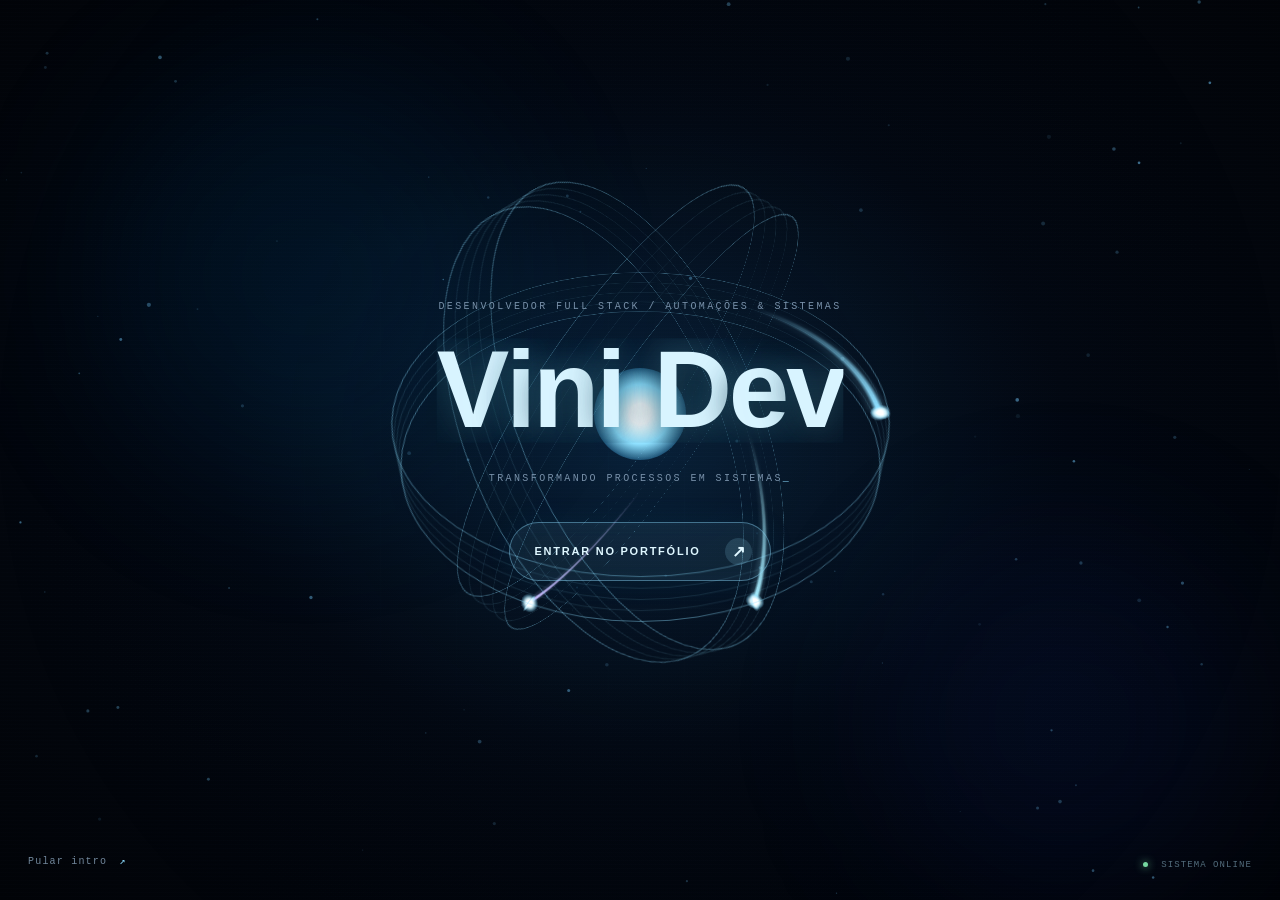
<file: index.html>
<!DOCTYPE html>
<html lang="pt-br">

<head>
  <meta charset="UTF-8">
  <meta name="viewport" content="width=device-width, initial-scale=1.0">

  <title>Vinicius Macedo | Desenvolvedor Full Stack</title>
  <meta name="description" content="Introdução interativa ao portfólio de Vinicius Macedo.">

  <link rel="stylesheet" href="assets/intro.css">
</head>

<body>

  <main class="intro-shell" id="introShell" aria-label="Introdução do portfólio">

    <div class="ambient ambient-one" aria-hidden="true"></div>
    <div class="ambient ambient-two" aria-hidden="true"></div>
    <canvas id="particleField" class="particle-field" aria-hidden="true"></canvas>
    <div class="scanlines" aria-hidden="true"></div>

    <!--
      Átomo 3D (CSS 3D real: perspective + translateZ + rotateX/Y/Z).
      Hierarquia (cada nível tem UMA responsabilidade de movimento):
        atom-stage  -> câmera (perspective) + fade/blur de entrada
        atom-dolly  -> translateZ: o átomo vem "de longe" até a tela
        atom-drift  -> translateX/Y: o caminho até o centro
        atom-tumble -> rotateX/Y/Z: o giro rápido que vai desacelerando
        atom-idle   -> giro lento contínuo depois que chegou
        ring        -> cada órbita é um plano 3D com sua própria inclinação
    -->
    <div class="atom-veil" id="atomWrap" aria-hidden="true">
    <div class="atom-stage">
      <div class="atom-dolly">
        <div class="atom-drift">

          <div class="atom-tumble">
            <div class="atom-idle">

              <!--
                GIRO EXTRA (a "volta a mais"): depois que o átomo já chegou
                ao centro (a partir de --loop-delay), os anéis dão um giro
                rápido de 360° em Y — é o MESMO tipo de giro que o atom-idle
                já faz devagar sem parar; aqui só aceleramos um giro completo
                de propósito. É esse giro que faz um dos anéis passar na
                frente do núcleo/nome, do jeito que já acontece naturalmente
                (e você circulou na imagem). O núcleo fica de fora (embaixo),
                então não gira e continua sempre "olhando" pra câmera.
              -->
              <div class="atom-final-spin">

                <!-- órbita 1 -->
                <div class="ring ring-1">
                  <i class="ring-layer is-edge" style="--k:-2"></i>
                  <i class="ring-layer" style="--k:-1"></i>
                  <i class="ring-layer" style="--k:0"></i>
                  <i class="ring-layer" style="--k:1"></i>
                  <i class="ring-layer is-edge" style="--k:2"></i>
                  <i class="ring-trail"></i>
                  <div class="electron-arm">
                    <i class="electron"></i>
                    <i class="electron electron-cross"></i>
                  </div>
                </div>
                <!-- órbita 2 -->
                <div class="ring ring-2">
                  <i class="ring-layer is-edge" style="--k:-2"></i>
                  <i class="ring-layer" style="--k:-1"></i>
                  <i class="ring-layer" style="--k:0"></i>
                  <i class="ring-layer" style="--k:1"></i>
                  <i class="ring-layer is-edge" style="--k:2"></i>
                  <i class="ring-trail"></i>
                  <div class="electron-arm">
                    <i class="electron"></i>
                    <i class="electron electron-cross"></i>
                  </div>
                </div>
                <!-- órbita 3 -->
                <div class="ring ring-3">
                  <i class="ring-layer is-edge" style="--k:-2"></i>
                  <i class="ring-layer" style="--k:-1"></i>
                  <i class="ring-layer" style="--k:0"></i>
                  <i class="ring-layer" style="--k:1"></i>
                  <i class="ring-layer is-edge" style="--k:2"></i>
                  <i class="ring-trail"></i>
                  <div class="electron-arm">
                    <i class="electron"></i>
                    <i class="electron electron-cross"></i>
                  </div>
                </div>

              </div>
            </div>
          </div>

          <!-- núcleo: fica fora do tumble pra sempre "olhar" pra câmera (brilho esférico) -->
          <div class="nucleus"></div>

        </div>
      </div>
    </div>
    </div>

    <section class="intro-content">

      <p class="eyebrow">DESENVOLVEDOR FULL STACK / AUTOMAÇÕES &amp; SISTEMAS</p>

      <div class="logo-stage" id="logoStage" aria-label="Vinicius Macedo">
        <!-- letras inseridas via JS -->
        <span class="logo-shine" aria-hidden="true"></span>
      </div>

      <p class="intro-caption">TRANSFORMANDO PROCESSOS EM SISTEMAS<span>_</span></p>

      <a class="portfolio-button" id="enterPortfolio" href="portfolio.html" aria-label="Entrar no portfólio">
        <span>ENTRAR NO PORTFÓLIO</span>
        <span class="button-arrow" aria-hidden="true">↗</span>
      </a>

    </section>

    <button class="skip-button" id="skipButton" type="button">Pular intro <span aria-hidden="true">↗</span></button>

    <div class="intro-status"><span></span> SISTEMA ONLINE</div>

  </main>

  <script src="assets/intro.js"></script>

</body>

</html>
</file>
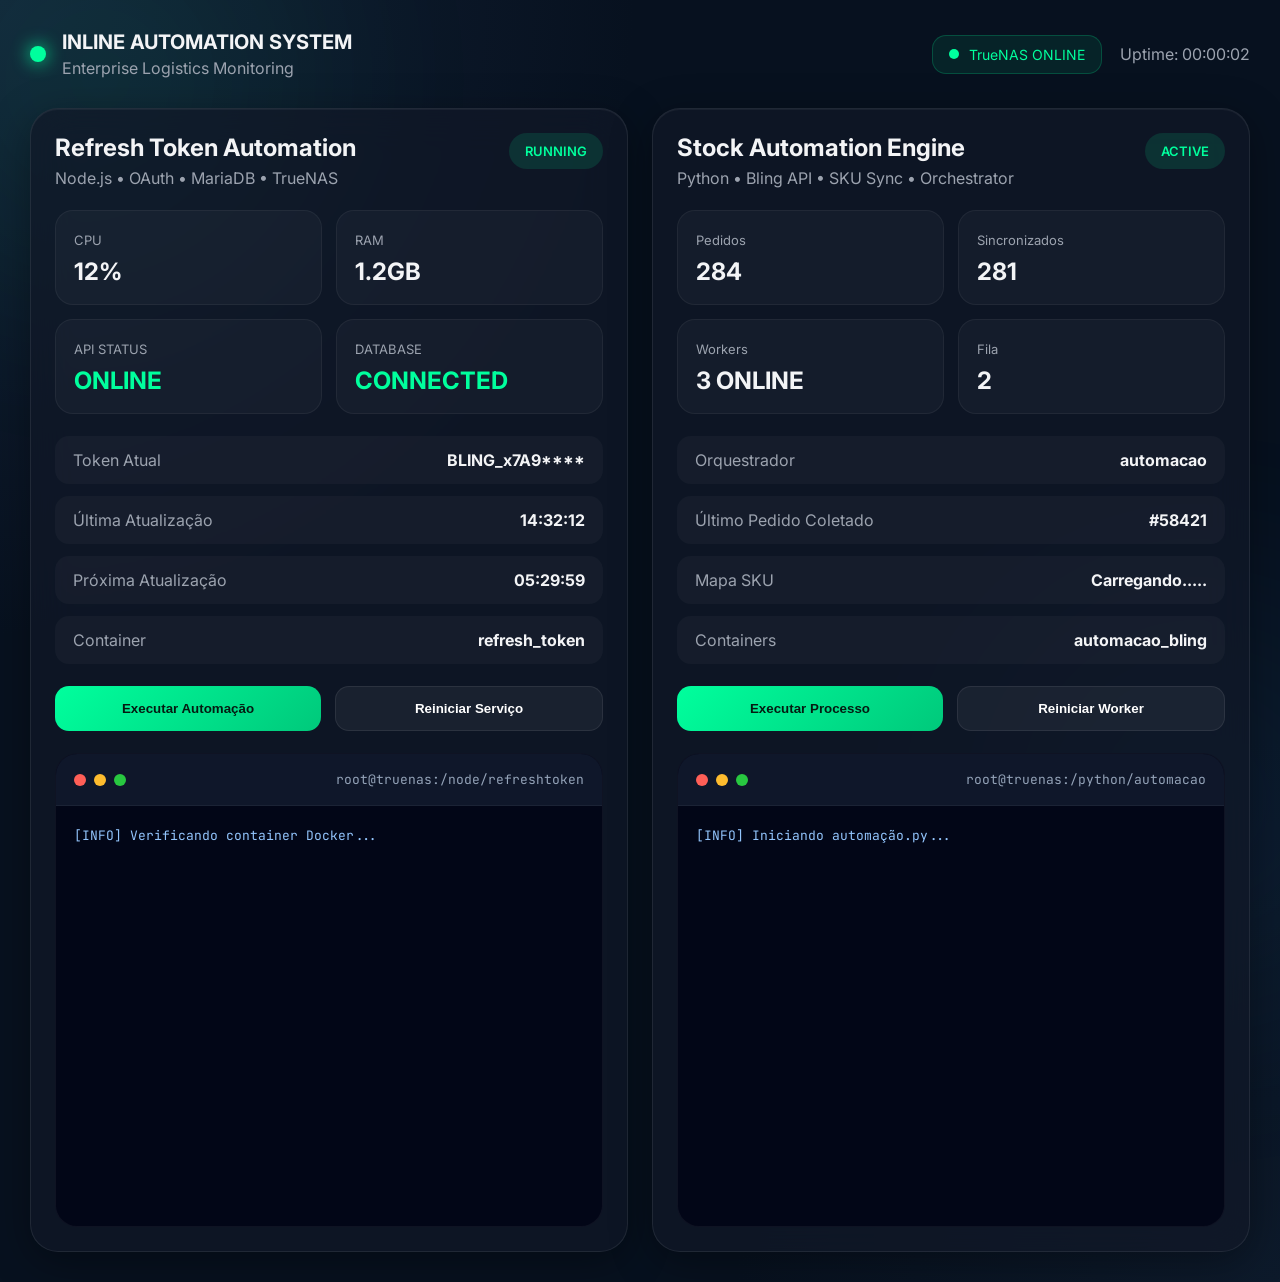
<file: Projeto/Bling/index.html>
<!-- index.html -->
<!DOCTYPE html>
<html lang="pt-BR">
<head>
  <meta charset="UTF-8" />
  <meta name="viewport" content="width=device-width, initial-scale=1.0" />
  <title>Inline Systems • Bling Automation</title>

  <link rel="stylesheet" href="style.css" />

  <link rel="preconnect" href="https://fonts.googleapis.com">
  <link href="https://fonts.googleapis.com/css2?family=Inter:wght@300;400;500;600;700&family=JetBrains+Mono:wght@400;500;700&display=swap" rel="stylesheet">
</head>
<body>

<div class="background-glow glow-1"></div>
<div class="background-glow glow-2"></div>

<header class="topbar">
  <div class="logo-area">
    <div class="logo-dot"></div>

    <div>
      <h1>INLINE AUTOMATION SYSTEM</h1>
      <p>Enterprise Logistics Monitoring</p>
    </div>
  </div>

  <div class="topbar-right">
    <div class="server-status online">
      <span class="pulse"></span>
      TrueNAS ONLINE
    </div>

    <div class="uptime">
      Uptime:
      <span id="uptime">00:00:00</span>
    </div>
  </div>
</header>

<main class="dashboard">

  <!-- LEFT -->
  <section class="panel">

    <div class="panel-header">
      <div>
        <h2>Refresh Token Automation</h2>
        <p>Node.js • OAuth • MariaDB • TrueNAS</p>
      </div>

      <div class="status-pill success">
        RUNNING
      </div>
    </div>

    <div class="stats-grid">

      <div class="stat-card">
        <span>CPU</span>
        <strong id="cpu-usage">12%</strong>
      </div>

      <div class="stat-card">
        <span>RAM</span>
        <strong id="ram-usage">1.2GB</strong>
      </div>

      <div class="stat-card">
        <span>API STATUS</span>
        <strong class="online-text">ONLINE</strong>
      </div>

      <div class="stat-card">
        <span>DATABASE</span>
        <strong class="online-text">CONNECTED</strong>
      </div>

    </div>

    <div class="automation-info">

      <div class="info-row">
        <span>Token Atual</span>
        <strong id="fake-token">BLING_x7A9****</strong>
      </div>

      <div class="info-row">
        <span>Última Atualização</span>
        <strong id="last-refresh">14:32:12</strong>
      </div>

      <div class="info-row">
        <span> Próxima Atualização </span>
        <strong id="next-refresh">05:29:59</strong>
      </div>

      <div class="info-row">
        <span>Container</span>
        <strong>refresh_token</strong>
      </div>

    </div>

    <div class="button-group">
      <button class="action-btn primary" id="run-refresh">
        Executar Automação
      </button>

      <button class="action-btn secondary" id="restart-refresh">
        Reiniciar Serviço
      </button>
    </div>

    <div class="terminal">

      <div class="terminal-top">
        <div class="terminal-dots">
          <span></span>
          <span></span>
          <span></span>
        </div>

        <div class="terminal-title">
          root@truenas:/node/refreshtoken
        </div>
      </div>

      <div class="terminal-body" id="refresh-terminal"></div>

    </div>

  </section>

  <!-- RIGHT -->
  <section class="panel">

    <div class="panel-header">
      <div>
        <h2>Stock Automation Engine</h2>
        <p>Python • Bling API • SKU Sync • Orchestrator</p>
      </div>

      <div class="status-pill success">
        ACTIVE
      </div>
    </div>

    <div class="stats-grid">

      <div class="stat-card">
        <span>Pedidos</span>
        <strong id="orders-count">284</strong>
      </div>

      <div class="stat-card">
        <span>Sincronizados</span>
        <strong id="sync-count">281</strong>
      </div>

      <div class="stat-card">
        <span>Workers</span>
        <strong>3 ONLINE</strong>
      </div>

      <div class="stat-card">
        <span>Fila</span>
        <strong id="queue-count">2</strong>
      </div>

    </div>

    <div class="automation-info">

      <div class="info-row">
        <span>Orquestrador</span>
        <strong>automacao</strong>
      </div>

      <div class="info-row">
        <span>Último Pedido Coletado</span>
        <strong>#58421</strong>
      </div>

      <div class="info-row">
        <span>Mapa SKU</span>
        <strong>Carregando.....</strong>
      </div>

      <div class="info-row">
        <span>Containers</span>
        <strong>automacao_bling</strong>
      </div>

    </div>

    <div class="button-group">
      <button class="action-btn primary" id="run-stock">
        Executar Processo
      </button>

      <button class="action-btn secondary" id="restart-stock">
        Reiniciar Worker
      </button>
    </div>

    <div class="terminal">

      <div class="terminal-top">
        <div class="terminal-dots">
          <span></span>
          <span></span>
          <span></span>
        </div>

        <div class="terminal-title">
          root@truenas:/python/automacao
        </div>
      </div>

      <div class="terminal-body" id="stock-terminal"></div>

    </div>

  </section>

</main>

<script src="app.js"></script>
</body>
</html>
</file>
<file: assets/intro.css>
/* =====================================================================
   INTRO — Vinicius Macedo
   Portado do protótipo em Next.js/React para HTML + CSS + JS puro.
   Usado só na tela de abertura (index.html); não afeta o portfolio.html.
===================================================================== */

:root {
  --intro-bg: #03060c;
  --intro-fg: #f2f8ff;
  --intro-cyan: #8bdcff;
  --intro-muted: #7890a9;
}

* { box-sizing: border-box; }

html, body {
  margin: 0;
  min-height: 100%;
  background: var(--intro-bg);
}

body {
  color: var(--intro-fg);
  font-family: Arial, Helvetica, sans-serif;
  overflow: hidden;
}

button { font: inherit; }

.intro-shell {
  position: relative;
  min-height: 100svh;
  overflow: hidden;
  display: grid;
  place-items: center;
  isolation: isolate;
  background: radial-gradient(ellipse at 50% 48%, #07182a 0%, #030811 47%, #010307 100%);
}

.intro-shell::before {
  content: '';
  position: absolute;
  inset: 0;
  z-index: -1;
  opacity: .25;
  background-image:
    linear-gradient(rgba(134, 190, 224, .055) 1px, transparent 1px),
    linear-gradient(90deg, rgba(134, 190, 224, .055) 1px, transparent 1px);
  background-size: 76px 76px;
  mask-image: radial-gradient(ellipse at center, black, transparent 70%);
}

.ambient {
  position: absolute;
  z-index: -1;
  border-radius: 999px;
  filter: blur(80px);
  pointer-events: none;
}

.ambient-one { width: 32vw; height: 32vw; top: 8%; left: 8%; background: rgba(0, 113, 189, .1); }
.ambient-two { width: 28vw; height: 28vw; right: 3%; bottom: 0; background: rgba(23, 52, 168, .1); }

.particle-field,
.scanlines {
  position: absolute;
  inset: 0;
  width: 100%;
  height: 100%;
  pointer-events: none;
}

.scanlines {
  opacity: .08;
  background: repeating-linear-gradient(0deg, transparent, transparent 3px, rgba(172, 220, 255, .11) 4px);
  mix-blend-mode: screen;
}

/* ---------- Átomo 3D ---------- */
/*
   Tudo aqui é CSS 3D real (perspective + translateZ + rotateX/Y/Z), sem SVG.
   A estrutura do HTML separa cada movimento num elemento próprio, assim cada
   um pode ter a sua própria curva de easing (é isso que faz o caminho curvar
   em vez de andar em linha reta):

     .atom-stage   câmera: perspective + fade/blur de entrada
     .atom-dolly   translateZ  (longe -> perto)
     .atom-drift   translateX/Y (canto superior direito -> centro)
     .atom-tumble  rotateX/Y/Z (giro rápido que desacelera até parar)
     .atom-idle    giro lento contínuo depois que chegou
     .ring         cada órbita: um plano 3D inclinado

   Regra importante: nenhum elemento da cadeia 3D pode ter opacity, filter,
   mask ou mix-blend-mode, porque isso "achata" o 3D. Esses efeitos ficam só
   no .atom-stage (o topo) ou em elementos-folha (trail, elétron).
*/

/*
  IMPORTANTE: o blur/opacity de entrada e o mix-blend-mode NÃO podem viver no
  mesmo elemento que declara "perspective". Um filter (blur) obriga o browser
  a "achatar" toda a cena 3D pra rasterizar o efeito, e esse achatamento no
  meio da hierarquia 3D pinta um quadro sólido escuro por trás do anel (bug
  de composição em cadeias preserve-3d). Por isso o véu (.atom-veil, 2D) fica
  por fora da câmera (.atom-stage, que só define o perspective).
*/
.atom-veil {
  position: absolute;
  inset: 0;
  z-index: 1;
  pointer-events: none;
  mix-blend-mode: screen;
  animation:
    atom-emerge var(--flight, 2.4s) var(--flight-delay, .1s) ease-out both,
    atom-stack-order var(--flight, 2.4s) var(--flight-delay, .1s) linear both,
    atom-final-stack-order var(--loop, 1.4s) var(--loop-delay, 3.3s) linear both;
}

.atom-stage {
  /* --- ajustes rápidos --- */
  --atom-size: clamp(340px, 48vw, 640px);   /* tamanho final do átomo */
  --flight: 3.2s;                           /* duração da chegada */
  --flight-delay: .1s;
  --tilt: 68deg;                            /* inclinação de cada anel (68° ≈ elipse 150x58 do original) */
  --start-depth: 4.6;                       /* quão longe ele começa (em "tamanhos de átomo") */

  /* giro extra dos anéis, depois que o átomo já chegou ao centro */
  --loop: 1.4s;                                            /* duração do giro extra (uma volta de 360°) */
  --loop-delay: calc(var(--flight) + var(--flight-delay));  /* começa quando a chegada original termina (3.3s) */
  /* janela, dentro desse giro, em que o anel passa na frente do núcleo/nome
     (o cruzamento "realista" que já existia; usada pra calcular o delay/
     duração do reveal do nome lá embaixo, por isso é número puro e não %
     — só assim dá pra multiplicar por --loop no calc()). Tem que bater com
     os 30%/70% escritos "na mão" no @keyframes atom-final-stack-order,
     porque offset de keyframe não aceita var(). */
  --pass-start: .3;
  --pass-end: .7;

  --ring-d: calc(var(--atom-size) * .78);   /* diâmetro dos anéis */
  --cyan: 139, 220, 255;

  position: absolute;
  inset: 0;

  /* câmera */
  perspective: calc(var(--atom-size) * 1.5);
  perspective-origin: 50% 46%;
}

.atom-dolly,
.atom-drift,
.atom-tumble,
.atom-idle,
.atom-final-spin,
.ring,
.electron-arm {
  transform-style: preserve-3d;
}

/* o "palco" do átomo: um quadrado --atom-size centrado em 50% / 46% */
.atom-dolly {
  position: absolute;
  top: 46%;
  left: 50%;
  width: var(--atom-size);
  height: var(--atom-size);
  margin: calc(var(--atom-size) / -2) 0 0 calc(var(--atom-size) / -2);
  will-change: transform;
  animation: atom-dolly var(--flight) var(--flight-delay) cubic-bezier(.3, .05, .2, 1) both;
}

.atom-drift {
  position: absolute;
  inset: 0;
  will-change: transform;
  animation: atom-drift var(--flight) var(--flight-delay) linear both;
}

/* giro extra real: só rotateY, e só nos anéis (o núcleo fica de fora, como
   já era). Antes de --loop-delay passar, fica travado em rotateY(0deg) —
   não interfere em nada na chegada original; só entra em ação depois dela.
   É o MESMO giro que o atom-idle já faz devagar pra sempre; aqui é só uma
   volta rápida a mais, escolhida de propósito. */
.atom-final-spin {
  position: absolute;
  inset: 0;
  will-change: transform;
  animation: atom-final-spin var(--loop) var(--loop-delay) ease-in-out both;
}

.atom-tumble {
  position: absolute;
  inset: 0;
  will-change: transform;
  animation: atom-tumble var(--flight) var(--flight-delay) cubic-bezier(.14, .7, .16, 1) both;
}

.atom-idle {
  position: absolute;
  inset: 0;
  transform: rotateX(-16deg) rotateY(0deg);
  animation: atom-idle 30s linear infinite;
}

/* ---------- Anéis (órbitas) ---------- */

.ring {
  position: absolute;
  top: 50%;
  left: 50%;
  width: var(--ring-d);
  height: var(--ring-d);
  margin: calc(var(--ring-d) / -2) 0 0 calc(var(--ring-d) / -2);
  /* o mesmo 0° / 60° / 120° do átomo original, agora com inclinação 3D */
  transform: rotateZ(calc(var(--i) * 60deg)) rotateX(var(--tilt));
}

.ring-1 { --i: 0; --trail-rgb: 139, 220, 255; --orbit: 1.8s; }
.ring-2 { --i: 1; --trail-rgb: 166, 236, 255; --orbit: 2.2s; --dir: reverse; }
.ring-3 { --i: 2; --trail-rgb: 201, 182, 255; --orbit: 2.6s; }

/* o anel é uma "faixa" com espessura (como no vídeo): 5 aros finos empilhados
   ao longo do eixo do anel. Quando inclina, dá volume de verdade. */
.ring-layer {
  position: absolute;
  inset: 0;
  border-radius: 50%;
  border: 1px solid rgba(var(--cyan), .13);
  transform: translateZ(calc(var(--k) * var(--ring-d) * .028));
}

.ring-layer.is-edge {
  border-color: rgba(var(--cyan), .42);
}

/* rastro (cometa) que persegue o elétron: só gira (transform), então roda
   liso na GPU. O brilho é desenhado no próprio gradiente, sem filter. */
.ring-trail {
  position: absolute;
  inset: -11px;
  border-radius: 50%;
  background: radial-gradient(closest-side,
    transparent calc(100% - 26px),
    rgba(var(--trail-rgb), .16) calc(100% - 17px),
    rgba(var(--trail-rgb), 1) calc(100% - 12.5px),
    rgba(var(--trail-rgb), 1) calc(100% - 9.5px),
    rgba(var(--trail-rgb), .16) calc(100% - 5px),
    transparent 100%);
  -webkit-mask-image: conic-gradient(from 0deg, transparent 0deg, transparent 34deg, #000 88deg, transparent 90.5deg, transparent 360deg);
          mask-image: conic-gradient(from 0deg, transparent 0deg, transparent 34deg, #000 88deg, transparent 90.5deg, transparent 360deg);
  transform: translateZ(1px);
  animation: orbit-turn var(--orbit) linear infinite var(--dir, normal);
}

/* elétron: um braço que gira no plano do anel, com a bolinha na ponta */
.electron-arm {
  position: absolute;
  top: 50%;
  left: 50%;
  width: 0;
  height: 0;
  --lift: 2px;
  transform: translateZ(2px);
  animation: orbit-turn var(--orbit) linear infinite var(--dir, normal);
}

.electron {
  position: absolute;
  top: calc(var(--atom-size) * -.0165);
  left: calc(var(--ring-d) / 2 - var(--atom-size) * .0165);
  width: calc(var(--atom-size) * .033);
  height: calc(var(--atom-size) * .033);
  border-radius: 50%;
  background: radial-gradient(circle, #fff 0 24%, rgba(215, 246, 255, .92) 36%, rgba(var(--cyan), .38) 58%, transparent 74%);
}

/* segundo disco perpendicular: o elétron nunca some quando o plano fica de perfil */
.electron-cross { transform: rotateX(90deg); }

/* ---------- Núcleo ---------- */

.nucleus {
  position: absolute;
  top: 50%;
  left: 50%;
  width: calc(var(--atom-size) * .15);
  height: calc(var(--atom-size) * .15);
  margin: calc(var(--atom-size) * -.075) 0 0 calc(var(--atom-size) * -.075);
  border-radius: 50%;
  /*
    O halo externo do núcleo vive AQUI, como uma segunda camada do mesmo
    background — de propósito NÃO é um ::before/::after separado. Um
    pseudo-elemento extra aninhado nesta cadeia de transform-3d ganha uma
    caixa "fantasma" visível no Chromium (bug de composição), mesmo com
    conteúdo 100% transparente. Uma única camada de background no próprio
    elemento não sofre disso.
  */
  background:
    radial-gradient(circle, #fff 0 16%, #d2f4ff 28%, #8bdcff 46%, rgba(29, 111, 166, .34) 70%, transparent 100%),
    radial-gradient(circle, rgba(var(--cyan), .32) 0%, rgba(var(--cyan), .1) 45%, transparent 72%);
  background-size: 100% 100%, 230% 230%;
  background-position: center, center;
  animation: nucleus-pulse 2.6s ease-in-out infinite;
}

.is-complete .atom-veil {
  opacity: .5;
  transition: opacity 1s ease;
}

/* ---------- Keyframes do átomo ---------- */

/* aparece rápido (já em movimento) e vai focando conforme chega */
@keyframes atom-emerge {
  0%   { opacity: 0;  filter: blur(9px); }
  14%  { opacity: 1; }
  55%  { filter: blur(1.5px); }
  100% { opacity: 1;  filter: blur(0); }
}

/* Z: começa lá no fundo (ponto 1, pequeno) e se aproxima; ao chegar no ponto 2
   já está no tamanho final e NÃO muda mais de tamanho dali em diante. */
@keyframes atom-dolly {
  0%   { transform: translateZ(calc(var(--atom-size) * var(--start-depth) * -1)); }
  32%  { transform: translateZ(0); }
  100% { transform: translateZ(0); }
}

/* XY: um laço só, sem paradas nos pontos-chave (1 a 5). Em vez de pular reto
   de ponto a ponto (o que criava aquele "freia, encosta, acelera" a cada
   parada), o caminho tem pontos intermediários pra arredondar as curvas, e
   o trecho do meio (10% a 89%) roda em velocidade constante — só a entrada
   (0%-10%, saindo do repouso) e a chegada final (89%-100%, assentando no
   centro) têm uma suavizada, como um carro que arranca e depois freia, mas
   no meio do caminho não para em lugar nenhum.
     0%/10%   -> ponto 1: entra de longe, fora da tela
     22%/32%  -> arco por cima das letras até o ponto 2, à esquerda
     44%/56%  -> arco por baixo até o ponto 3, cruzando NA FRENTE das letras
     67%/78%  -> fecha o contorno até o ponto 4, à direita
     89%/100% -> curva de volta e assenta no ponto 5 (centro, atrás das
                 letras, posição de repouso de sempre) */
@keyframes atom-drift {
  0%   { transform: translate3d(118.0vw, -62.0vh, 0); animation-timing-function: ease-in; }
  4%   { transform: translate3d(125.6vw, 11.9vh, 0); }
  8%   { transform: translate3d(93.2vw, 74.2vh, 0); }
  12%  { transform: translate3d(35.3vw, 106.5vh, 0); }
  16%  { transform: translate3d(-26.8vw, 101.9vh, 0); }
  20%  { transform: translate3d(-73.2vw, 66.1vh, 0); }
  24%  { transform: translate3d(-90.9vw, 14.4vh, 0); }
  28%  { transform: translate3d(-78.1vw, -35.0vh, 0); }
  32%  { transform: translate3d(-42.9vw, -66.6vh, 0); }
  36%  { transform: translate3d(0.5vw, -73.0vh, 0); }
  40%  { transform: translate3d(36.9vw, -55.8vh, 0); }
  44%  { transform: translate3d(55.9vw, -24.2vh, 0); }
  48%  { transform: translate3d(54.3vw, 9.3vh, 0); }
  52%  { transform: translate3d(36.3vw, 33.7vh, 0); }
  56%  { transform: translate3d(10.7vw, 42.7vh, 0); }
  60%  { transform: translate3d(-12.6vw, 36.6vh, 0); }
  64%  { transform: translate3d(-26.5vw, 20.6vh, 0); }
  68%  { transform: translate3d(-28.5vw, 2.3vh, 0); }
  72%  { transform: translate3d(-21.0vw, -11.4vh, 0); }
  76%  { transform: translate3d(-9.2vw, -17.1vh, 0); }
  80%  { transform: translate3d(1.2vw, -15.1vh, 0); }
  84%  { transform: translate3d(6.9vw, -8.9vh, 0); }
  88%  { transform: translate3d(7.2vw, -2.5vh, 0); }
  92%  { transform: translate3d(4.3vw, 1.1vh, 0); }
  96%  { transform: translate3d(1.2vw, 1.3vh, 0); }
  100% { transform: translate3d(0, 0, 0); }
}

/* Alterna o z-index do átomo: fica atrás das letras o tempo todo, exceto
   entre os pontos 3 e 4, quando passa por cima (na frente) delas. As
   percentagens em par (55.9/56 e 77.9/78) forçam a troca a acontecer quase
   exatamente nesses instantes, em vez de no meio do trecho. */
@keyframes atom-stack-order {
  0%     { z-index: 1; }
  55.9%  { z-index: 1; }
  56%    { z-index: 4; }
  77.9%  { z-index: 4; }
  78%    { z-index: 1; }
  100%   { z-index: 1; }
}

/* uma volta de 360° em Y — a "volta a mais" que os anéis dão depois de
   chegar ao centro. Simples de propósito: uma única volta lisa, sem
   pontos intermediários, porque quem dá o "corpo" ao movimento aqui é o
   cruzamento real com o núcleo/nome (ver atom-final-stack-order abaixo). */
@keyframes atom-final-spin {
  0%   { transform: rotateY(0deg); }
  100% { transform: rotateY(360deg); }
}

/* durante o giro extra, os anéis passam na frente do núcleo e do nome
   exatamente entre 30% e 70% do giro (o mesmo tipo de cruzamento que já
   acontecia no giro lento do atom-idle — aqui só marcamos quando acontece,
   pra sincronizar com o reveal do nome lá embaixo). Fora dessa janela, o
   átomo continua atrás do texto, como sempre.
   OBS: offset de @keyframes tem que ser número literal, não aceita var() —
   por isso 30%/70% aqui repetem os valores de --pass-start/--pass-end
   (usados só como referência de tempo pro reveal do nome, no logo-stage). */
@keyframes atom-final-stack-order {
  0%     { z-index: 1; }
  29.9%  { z-index: 1; }
  30%    { z-index: 4; }
  70%    { z-index: 4; }
  70.1%  { z-index: 1; }
  100%   { z-index: 1; }
}

/* giro em 3 eixos ao mesmo tempo, desacelerando até ficar parado */
@keyframes atom-tumble {
  0%   { transform: rotateY(-700deg) rotateX(430deg) rotateZ(-120deg); }
  100% { transform: rotateY(0deg) rotateX(0deg) rotateZ(0deg); }
}

@keyframes atom-idle {
  from { transform: rotateX(-16deg) rotateY(0deg); }
  to   { transform: rotateX(-16deg) rotateY(360deg); }
}

/* gira dentro do plano do próprio anel (o translateZ é pra não brigar com o aro do meio) */
@keyframes orbit-turn {
  from { transform: translateZ(var(--lift, 1px)) rotateZ(0deg); }
  to   { transform: translateZ(var(--lift, 1px)) rotateZ(360deg); }
}

@keyframes nucleus-pulse {
  0%, 100% { transform: scale(1); }
  50% { transform: scale(1.18); }
}

@media (prefers-reduced-motion: reduce) {
  .atom-veil,
  .atom-dolly,
  .atom-drift,
  .atom-tumble,
  .atom-idle,
  .atom-final-spin,
  .ring-trail,
  .electron-arm,
  .nucleus {
    animation: none;
  }
  .atom-veil { opacity: .4; filter: none; }
}

.intro-content {
  position: relative;
  z-index: 2;
  display: flex;
  flex-direction: column;
  align-items: center;
  margin-top: -2vh;
  padding: 0 6vw;
  text-align: center;
}

.eyebrow,
.intro-caption,
.intro-status,
.skip-button {
  font-family: 'Courier New', monospace;
  letter-spacing: .24em;
}

.eyebrow {
  margin: 0 0 26px;
  color: var(--intro-muted);
  font-size: 10px;
  opacity: 0;
  animation: fade-up .8s .2s forwards;
}

/*
  Reveal em wipe horizontal (esquerda -> direita), com o MESMO início e a
  MESMA duração da janela em que o anel passa na frente (--pass-start /
  --pass-end, dentro de --loop/--loop-delay, lá em .atom-stage). Ou seja: o
  nome só é revelado exatamente enquanto o anel está cruzando na frente dele
  — antes e depois dessa janela, o nome fica como está (invisível antes,
  totalmente visível depois). Como são animações CSS com timing calculado a
  partir das MESMAS variáveis, ficam sincronizadas sem precisar de JS.
*/
.logo-stage {
  position: relative;
  display: flex;
  flex-wrap: wrap;
  justify-content: center;
  color: #edf7ff;
  font-size: clamp(2.6rem, 8.5vw, 7.2rem);
  font-weight: 700;
  line-height: .96;
  letter-spacing: -.03em;
  text-shadow: 0 0 24px rgba(116, 211, 255, .14), 0 5px 34px rgba(0, 0, 0, .8);
  clip-path: inset(0 100% 0 0);
  animation: name-reveal
    calc(var(--loop, 1.4s) * (var(--pass-end, .7) - var(--pass-start, .3)))
    calc(var(--loop-delay, 3.3s) + var(--loop, 1.4s) * var(--pass-start, .3))
    linear both;
}

.logo-letter {
  --letter-index: 0;
  position: relative;
  display: inline-block;
  color: #d8f4ff;
  filter: drop-shadow(0 0 18px rgba(83, 203, 255, .3));
}

.logo-space { width: .28em; }

.logo-shine {
  position: absolute;
  inset: 0;
  opacity: 0;
  background: linear-gradient(105deg, transparent 40%, rgba(255, 255, 255, .95) 50%, transparent 60%);
  mix-blend-mode: screen;
  animation: shine 1s 4.75s ease-out forwards;
}

.intro-caption {
  margin: 30px 0 0;
  color: var(--intro-muted);
  font-size: 10px;
  opacity: 0;
  animation: fade-up .7s 4.9s forwards;
}

.intro-caption span {
  color: var(--intro-cyan);
  animation: blink 1s steps(2) infinite;
}

.portfolio-button {
  display: inline-flex;
  align-items: center;
  gap: 24px;
  margin-top: 38px;
  padding: 15px 18px 15px 24px;
  border: 1px solid rgba(139, 220, 255, .42);
  border-radius: 999px;
  color: #dff7ff;
  background: rgba(111, 184, 220, .09);
  box-shadow: inset 0 0 20px rgba(126, 211, 255, .04), 0 0 30px rgba(21, 141, 202, .08);
  cursor: pointer;
  font-size: 11px;
  font-weight: 700;
  letter-spacing: .16em;
  text-decoration: none;
  opacity: 0;
  filter: blur(7px);
  transform: translateY(16px);
  animation: button-in .75s 5.3s cubic-bezier(.2, .8, .2, 1) forwards;
  transition: transform .3s, background .3s, box-shadow .3s;
}

.portfolio-button:hover {
  transform: translateY(-2px) scale(1.03);
  background: rgba(119, 205, 245, .16);
  box-shadow: 0 0 35px rgba(75, 188, 240, .2), inset 0 0 20px rgba(180, 238, 255, .08);
}

.portfolio-button:focus-visible,
.skip-button:focus-visible {
  outline: 2px solid var(--intro-cyan);
  outline-offset: 5px;
}

.button-arrow {
  display: grid;
  place-items: center;
  width: 27px;
  height: 27px;
  border-radius: 50%;
  background: rgba(151, 225, 255, .16);
  font-size: 16px;
  letter-spacing: 0;
}

.skip-button {
  position: absolute;
  z-index: 3;
  left: 28px;
  bottom: 26px;
  border: 0;
  padding: 7px 0;
  color: #71879b;
  background: none;
  cursor: pointer;
  font-size: 10px;
  letter-spacing: .12em;
  opacity: 0;
  animation: fade-in .6s 1.2s forwards;
  transition: color .25s;
}

.skip-button:hover { color: #c1eaff; }
.skip-button span { margin-left: 5px; color: var(--intro-cyan); }

.intro-status {
  position: absolute;
  right: 28px;
  bottom: 30px;
  color: #526c7c;
  font-size: 9px;
  letter-spacing: .12em;
}

.intro-status span {
  display: inline-block;
  width: 5px;
  height: 5px;
  margin-right: 7px;
  border-radius: 50%;
  background: #76d8a0;
  box-shadow: 0 0 9px #76d8a0;
}

.is-complete .logo-letter { opacity: 1; animation: settle .5s ease-out forwards; }
.is-complete .skip-button { display: none; }

/* clip-path: inset(topo direita baixo esquerda). Começa cobrindo 100% da
   direita (nada visível) e vai destampando até 0% (tudo visível) — um
   wipe da esquerda pra direita, acompanhando o sentido do giro do anel. */
@keyframes name-reveal {
  0%   { clip-path: inset(0 100% 0 0); }
  100% { clip-path: inset(0 0% 0 0); }
}

@keyframes shine {
  0% { opacity: 0; transform: translateX(-80%); }
  20% { opacity: .85; }
  100% { opacity: 0; transform: translateX(80%); }
}

@keyframes button-in { to { opacity: 1; filter: blur(0); transform: translateY(0); } }
@keyframes fade-up { from { opacity: 0; transform: translateY(8px); } to { opacity: 1; transform: translateY(0); } }
@keyframes fade-in { to { opacity: 1; } }
@keyframes blink { 50% { opacity: 0; } }
@keyframes settle { to { filter: drop-shadow(0 0 10px rgba(83, 203, 255, .18)); } }

@media (max-width: 640px) {
  .eyebrow { font-size: 8px; letter-spacing: .16em; }
  .logo-stage { font-size: clamp(2.1rem, 12vw, 3.6rem); }
  .intro-caption { margin-top: 22px; font-size: 8px; }
  .portfolio-button { margin-top: 30px; padding: 13px 14px 13px 18px; gap: 15px; font-size: 9px; }
  .skip-button { left: 18px; bottom: 18px; }
  .intro-status { right: 18px; bottom: 22px; font-size: 7px; }
  .intro-shell::before { background-size: 46px 46px; }
}

@media (prefers-reduced-motion: reduce) {
  .logo-letter, .logo-shine, .intro-caption, .portfolio-button, .eyebrow, .skip-button {
    animation: none;
    opacity: 1;
    transform: none;
    filter: none;
  }
  .logo-stage {
    animation: none;
    clip-path: none;
  }
}
</file>
<file: Projeto/Bling/style.css>
/* style.css */

*{
  margin:0;
  padding:0;
  box-sizing:border-box;
}

:root{
  --bg:#07111f;
  --card:rgba(17,24,39,.72);
  --border:rgba(255,255,255,.08);
  --text:#f3f4f6;
  --muted:#9ca3af;
  --green:#00ff9d;
  --blue:#4ea8ff;
  --purple:#8b5cf6;
  --danger:#ff5d73;
}

body{
  background:
    radial-gradient(circle at top left,#132238 0%,transparent 35%),
    radial-gradient(circle at bottom right,#0d1a2b 0%,transparent 30%),
    var(--bg);

  color:var(--text);
  min-height:100vh;
  font-family:'Inter',sans-serif;
  overflow-x:hidden;
  padding:30px;
}

.background-glow{
  position:fixed;
  width:400px;
  height:400px;
  border-radius:50%;
  filter:blur(120px);
  opacity:.08;
  z-index:-1;
}

.glow-1{
  background:#00ff9d;
  top:-120px;
  left:-100px;
}

.glow-2{
  background:#4ea8ff;
  right:-120px;
  bottom:-100px;
}

.topbar{
  display:flex;
  justify-content:space-between;
  align-items:center;
  margin-bottom:30px;
}

.logo-area{
  display:flex;
  align-items:center;
  gap:16px;
}

.logo-dot{
  width:16px;
  height:16px;
  background:var(--green);
  border-radius:50%;
  box-shadow:0 0 18px var(--green);
}

.logo-area h1{
  font-size:20px;
  font-weight:700;
}

.logo-area p{
  color:var(--muted);
  margin-top:4px;
}

.topbar-right{
  display:flex;
  align-items:center;
  gap:18px;
}

.server-status{
  background:rgba(0,255,157,.08);
  border:1px solid rgba(0,255,157,.2);
  color:var(--green);
  padding:10px 16px;
  border-radius:14px;
  display:flex;
  align-items:center;
  gap:10px;
  font-size:14px;
}

.pulse{
  width:10px;
  height:10px;
  background:var(--green);
  border-radius:50%;
  animation:pulse 1.5s infinite;
}

@keyframes pulse{
  0%{transform:scale(1);opacity:1;}
  100%{transform:scale(2);opacity:0;}
}

.uptime{
  color:var(--muted);
}

.dashboard{
  display:grid;
  grid-template-columns:1fr 1fr;
  gap:24px;
}

.panel{
  background:var(--card);
  backdrop-filter:blur(20px);
  border:1px solid var(--border);
  border-radius:28px;
  padding:24px;
  box-shadow:
    0 10px 40px rgba(0,0,0,.35),
    inset 0 1px rgba(255,255,255,.05);
}

.panel-header{
  display:flex;
  justify-content:space-between;
  align-items:flex-start;
  margin-bottom:22px;
}

.panel-header h2{
  font-size:24px;
}

.panel-header p{
  color:var(--muted);
  margin-top:6px;
}

.status-pill{
  padding:10px 16px;
  border-radius:999px;
  font-size:13px;
  font-weight:600;
}

.status-pill.success{
  background:rgba(0,255,157,.12);
  color:var(--green);
}

.stats-grid{
  display:grid;
  grid-template-columns:repeat(2,1fr);
  gap:14px;
  margin-bottom:22px;
}

.stat-card{
  background:rgba(255,255,255,.03);
  border:1px solid rgba(255,255,255,.05);
  border-radius:18px;
  padding:18px;
}

.stat-card span{
  color:var(--muted);
  font-size:13px;
}

.stat-card strong{
  display:block;
  margin-top:8px;
  font-size:24px;
}

.online-text{
  color:var(--green);
}

.automation-info{
  display:flex;
  flex-direction:column;
  gap:12px;
  margin-bottom:22px;
}

.info-row{
  display:flex;
  justify-content:space-between;
  padding:14px 18px;
  background:rgba(255,255,255,.03);
  border-radius:14px;
}

.info-row span{
  color:var(--muted);
}

.button-group{
  display:flex;
  gap:14px;
  margin-bottom:22px;
}

.action-btn{
  flex:1;
  padding:14px;
  border:none;
  border-radius:14px;
  font-weight:600;
  cursor:pointer;
  transition:.25s;
}

.primary{
  background:linear-gradient(135deg,#00ff9d,#00c97b);
  color:#051b12;
}

.secondary{
  background:rgba(255,255,255,.05);
  color:white;
  border:1px solid rgba(255,255,255,.08);
}

.action-btn:hover{
  transform:translateY(-2px);
}

.terminal{
  background:#020617;
  border-radius:22px;
  overflow:hidden;
  border:1px solid rgba(255,255,255,.05);
}

.terminal-top{
  height:52px;
  background:#0f172a;
  border-bottom:1px solid rgba(255,255,255,.05);
  display:flex;
  align-items:center;
  padding:0 18px;
  justify-content:space-between;
}

.terminal-dots{
  display:flex;
  gap:8px;
}

.terminal-dots span{
  width:12px;
  height:12px;
  border-radius:50%;
}

.terminal-dots span:nth-child(1){background:#ff5f57;}
.terminal-dots span:nth-child(2){background:#febc2e;}
.terminal-dots span:nth-child(3){background:#28c840;}

.terminal-title{
  color:#94a3b8;
  font-size:13px;
  font-family:'JetBrains Mono',monospace;
}

.terminal-body{
  height:420px;
  overflow-y:auto;
  padding:18px;
  font-family:'JetBrains Mono',monospace;
  font-size:13px;
  line-height:1.8;
}

.log{
  margin-bottom:8px;
  animation:fadeIn .3s ease;
}

.log.info{
  color:#93c5fd;
}

.log.success{
  color:#00ff9d;
}

.log.warn{
  color:#facc15;
}

.log.error{
  color:#ff5d73;
}

@keyframes fadeIn{
  from{
    opacity:0;
    transform:translateY(6px);
  }
  to{
    opacity:1;
    transform:translateY(0);
  }
}

::-webkit-scrollbar{
  width:8px;
}

::-webkit-scrollbar-thumb{
  background:rgba(255,255,255,.12);
  border-radius:10px;
}

@media(max-width:1200px){

  .dashboard{
    grid-template-columns:1fr;
  }

}
</file>
